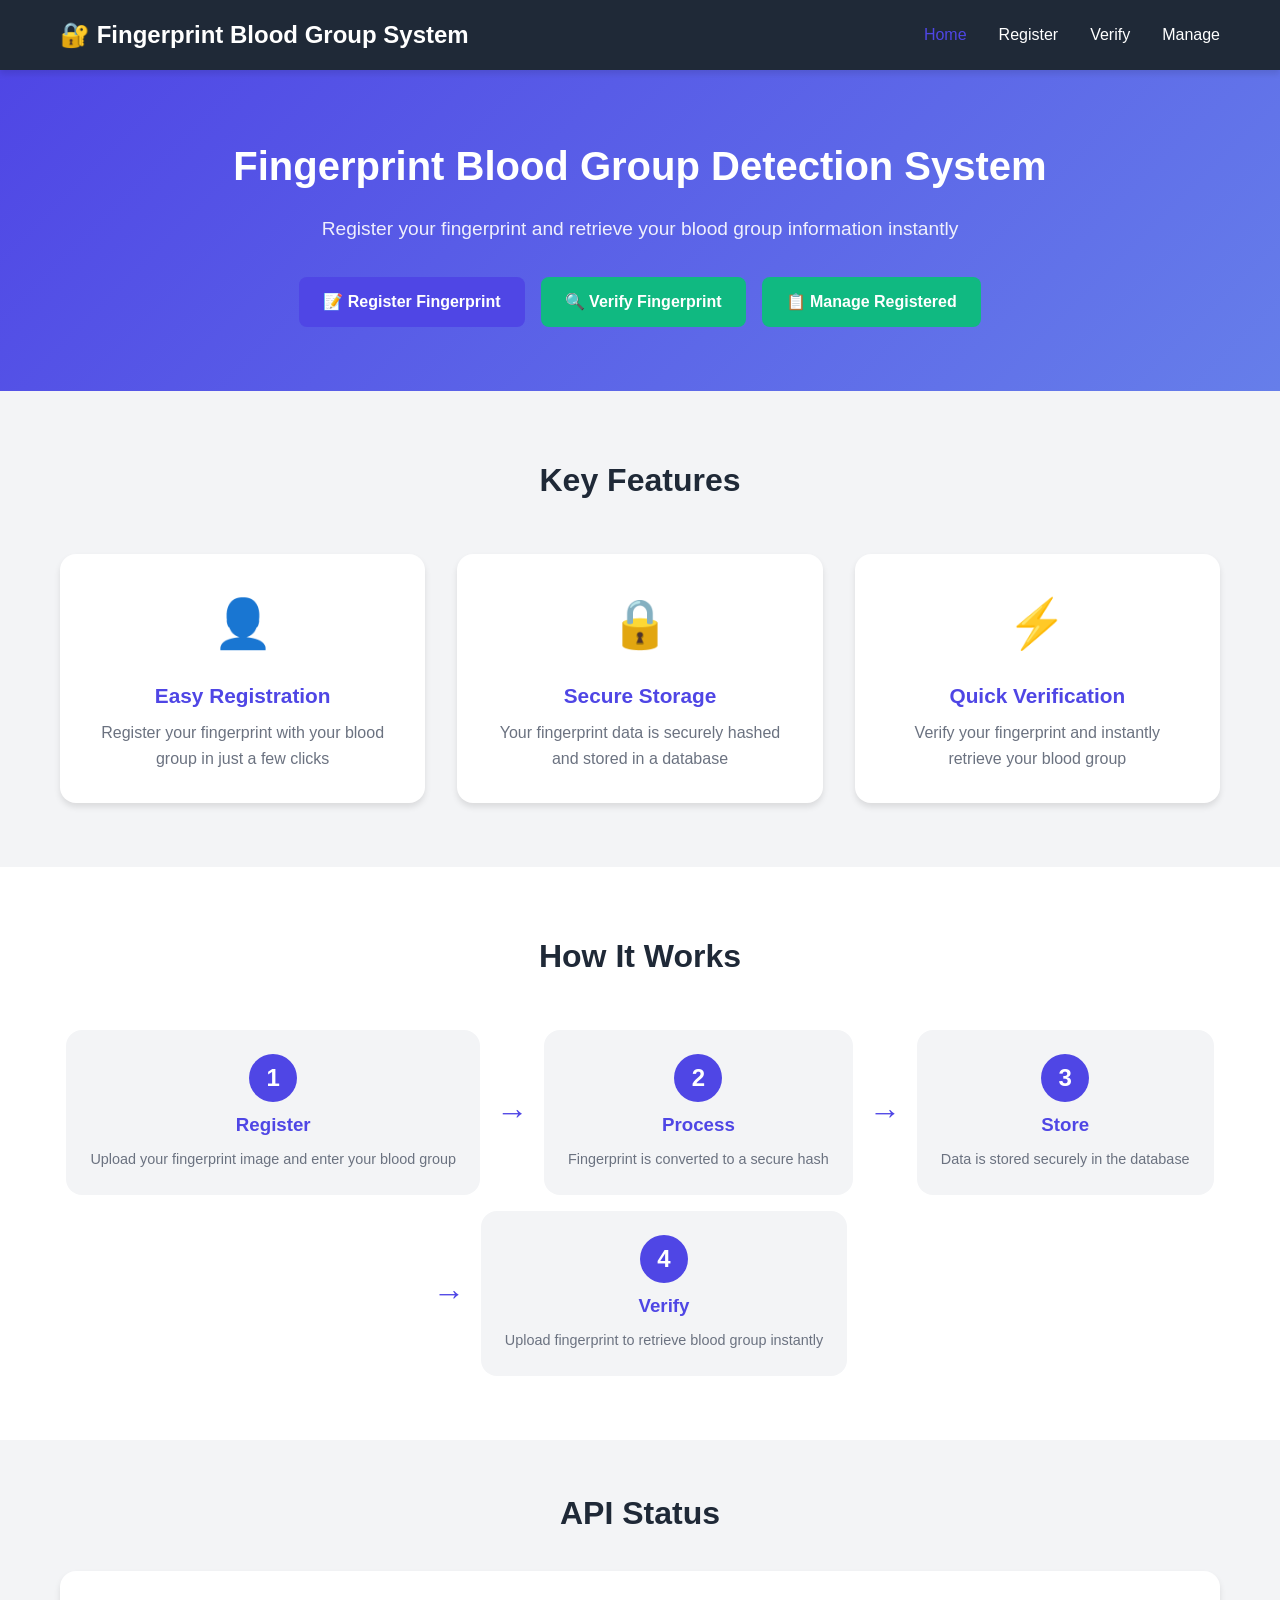
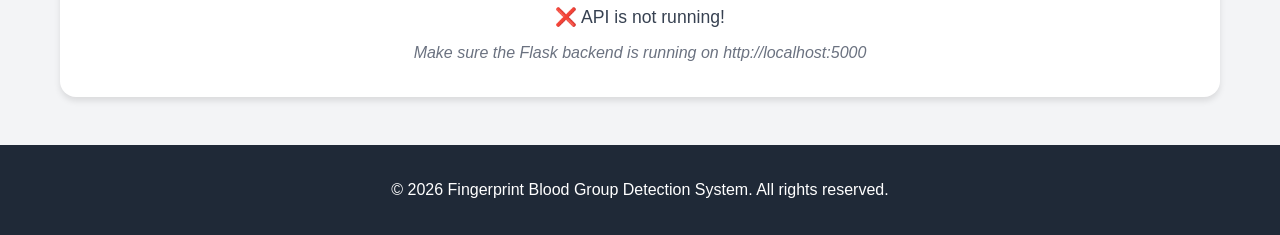
<file: frontend/index.html>
<!DOCTYPE html>
<html lang="en">
<head>
    <meta charset="UTF-8">
    <meta name="viewport" content="width=device-width, initial-scale=1.0">
    <title>Blood Group Detection - Fingerprint System</title>
    <link rel="stylesheet" href="css/style.css">
</head>
<body>
    <!-- Navigation -->
    <nav class="navbar">
        <div class="container">
            <div class="logo">
                <h2>🔐 Fingerprint Blood Group System</h2>
            </div>
            <ul class="nav-menu">
                <li><a href="index.html" class="active">Home</a></li>
                <li><a href="register.html">Register</a></li>
                <li><a href="verify.html">Verify</a></li>
                <li><a href="manage.html">Manage</a></li>
            </ul>
        </div>
    </nav>

    <!-- Hero Section -->
    <section class="hero">
        <div class="container">
            <div class="hero-content">
                <h1>Fingerprint Blood Group Detection System</h1>
                <p>Register your fingerprint and retrieve your blood group information instantly</p>
                <div class="cta-buttons">
                    <a href="register.html" class="btn btn-primary">📝 Register Fingerprint</a>
                    <a href="verify.html" class="btn btn-secondary">🔍 Verify Fingerprint</a>
                    <a href="manage.html" class="btn btn-secondary">📋 Manage Registered</a>
                </div>
            </div>
        </div>
    </section>

    <!-- Features Section -->
    <section class="features">
        <div class="container">
            <h2>Key Features</h2>
            <div class="features-grid">
                <div class="feature-card">
                    <div class="feature-icon">👤</div>
                    <h3>Easy Registration</h3>
                    <p>Register your fingerprint with your blood group in just a few clicks</p>
                </div>
                <div class="feature-card">
                    <div class="feature-icon">🔒</div>
                    <h3>Secure Storage</h3>
                    <p>Your fingerprint data is securely hashed and stored in a database</p>
                </div>
                <div class="feature-card">
                    <div class="feature-icon">⚡</div>
                    <h3>Quick Verification</h3>
                    <p>Verify your fingerprint and instantly retrieve your blood group</p>
                </div>
            </div>
        </div>
    </section>

    <!-- How It Works Section -->
    <section class="how-it-works">
        <div class="container">
            <h2>How It Works</h2>
            <div class="steps">
                <div class="step">
                    <div class="step-number">1</div>
                    <h3>Register</h3>
                    <p>Upload your fingerprint image and enter your blood group</p>
                </div>
                <div class="step-arrow">→</div>
                <div class="step">
                    <div class="step-number">2</div>
                    <h3>Process</h3>
                    <p>Fingerprint is converted to a secure hash</p>
                </div>
                <div class="step-arrow">→</div>
                <div class="step">
                    <div class="step-number">3</div>
                    <h3>Store</h3>
                    <p>Data is stored securely in the database</p>
                </div>
                <div class="step-arrow">→</div>
                <div class="step">
                    <div class="step-number">4</div>
                    <h3>Verify</h3>
                    <p>Upload fingerprint to retrieve blood group instantly</p>
                </div>
            </div>
        </div>
    </section>

    <!-- API Status Section -->
    <section class="api-status">
        <div class="container">
            <h2>API Status</h2>
            <div class="status-box">
                <p id="api-status">Checking API connection...</p>
                <div id="status-detail"></div>
            </div>
        </div>
    </section>

    <!-- Footer -->
    <footer class="footer">
        <div class="container">
            <p>&copy; 2026 Fingerprint Blood Group Detection System. All rights reserved.</p>
        </div>
    </footer>

    <script src="js/script.js"></script>
    <script>
        // Check API status on page load
        document.addEventListener('DOMContentLoaded', function() {
            checkAPIStatus();
        });

        function checkAPIStatus() {
            fetch('http://localhost:5000/')
                .then(response => response.json())
                .then(data => {
                    document.getElementById('api-status').textContent = '✅ API is running!';
                    document.getElementById('status-detail').textContent = data.message;
                })
                .catch(error => {
                    document.getElementById('api-status').textContent = '❌ API is not running!';
                    document.getElementById('status-detail').textContent = 'Make sure the Flask backend is running on http://localhost:5000';
                });
        }
    </script>
</body>
</html>
</file>
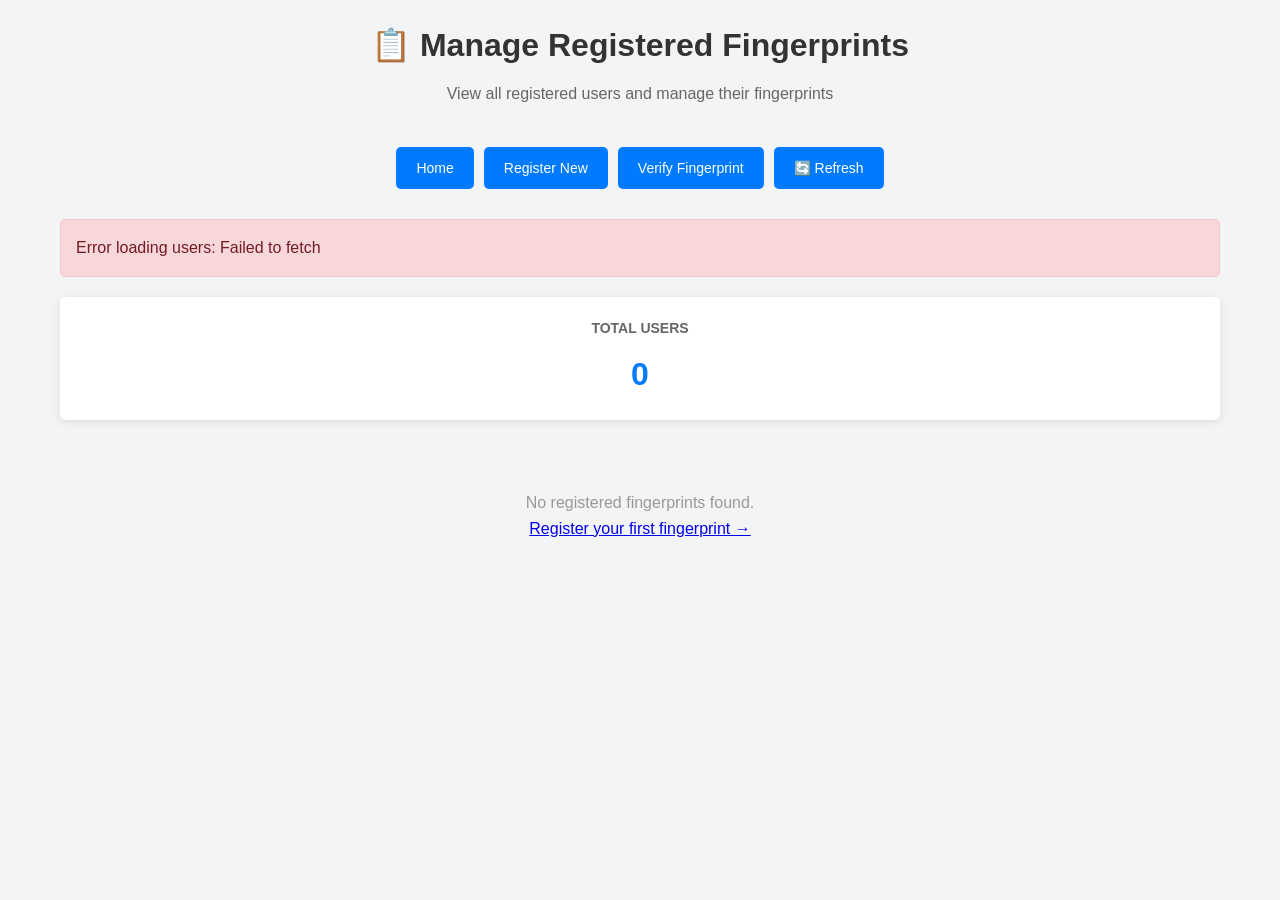
<file: frontend/manage.html>
<!DOCTYPE html>
<html lang="en">
<head>
    <meta charset="UTF-8">
    <meta name="viewport" content="width=device-width, initial-scale=1.0">
    <title>Manage Registered Fingerprints - Fingerprint Blood Group Detection</title>
    <link rel="stylesheet" href="css/style.css">
    <style>
        .container {
            max-width: 1200px;
            margin: 0 auto;
            padding: 20px;
        }

        .header {
            text-align: center;
            margin-bottom: 40px;
        }

        .header h1 {
            color: #333;
            margin-bottom: 10px;
        }

        .header p {
            color: #666;
            font-size: 16px;
        }

        .nav-buttons {
            display: flex;
            gap: 10px;
            margin-bottom: 30px;
            justify-content: center;
        }

        .nav-buttons a, .nav-buttons button {
            padding: 10px 20px;
            background-color: #007bff;
            color: white;
            text-decoration: none;
            border: none;
            border-radius: 5px;
            cursor: pointer;
            font-size: 14px;
            transition: background-color 0.3s;
        }

        .nav-buttons a:hover, .nav-buttons button:hover {
            background-color: #0056b3;
        }

        .nav-buttons button.active {
            background-color: #28a745;
        }

        .users-table {
            width: 100%;
            border-collapse: collapse;
            margin-top: 20px;
            background-color: white;
            box-shadow: 0 2px 10px rgba(0, 0, 0, 0.1);
            border-radius: 5px;
            overflow: hidden;
        }

        .users-table thead {
            background-color: #007bff;
            color: white;
        }

        .users-table th {
            padding: 15px;
            text-align: left;
            font-weight: 600;
        }

        .users-table td {
            padding: 15px;
            border-bottom: 1px solid #ddd;
        }

        .users-table tbody tr:hover {
            background-color: #f5f5f5;
        }

        .users-table tbody tr:last-child td {
            border-bottom: none;
        }

        .action-buttons {
            display: flex;
            gap: 10px;
        }

        .delete-btn {
            background-color: #dc3545;
            color: white;
            padding: 8px 15px;
            border: none;
            border-radius: 5px;
            cursor: pointer;
            font-size: 14px;
            transition: background-color 0.3s;
        }

        .delete-btn:hover {
            background-color: #c82333;
        }

        .delete-btn:disabled {
            background-color: #ccc;
            cursor: not-allowed;
        }

        .status-message {
            padding: 15px;
            margin-bottom: 20px;
            border-radius: 5px;
            display: none;
        }

        .status-message.success {
            background-color: #d4edda;
            color: #155724;
            border: 1px solid #c3e6cb;
            display: block;
        }

        .status-message.error {
            background-color: #f8d7da;
            color: #721c24;
            border: 1px solid #f5c6cb;
            display: block;
        }

        .status-message.info {
            background-color: #d1ecf1;
            color: #0c5460;
            border: 1px solid #bee5eb;
            display: block;
        }

        .loading {
            text-align: center;
            padding: 20px;
            color: #666;
        }

        .empty-state {
            text-align: center;
            padding: 40px;
            color: #999;
        }

        .empty-state svg {
            width: 100px;
            height: 100px;
            margin-bottom: 20px;
            opacity: 0.5;
        }

        .stats {
            display: grid;
            grid-template-columns: repeat(auto-fit, minmax(200px, 1fr));
            gap: 20px;
            margin-bottom: 30px;
        }

        .stat-card {
            background: white;
            padding: 20px;
            border-radius: 5px;
            box-shadow: 0 2px 10px rgba(0, 0, 0, 0.1);
            text-align: center;
        }

        .stat-card h3 {
            color: #666;
            margin: 0 0 10px 0;
            font-size: 14px;
            text-transform: uppercase;
        }

        .stat-card .number {
            font-size: 32px;
            font-weight: bold;
            color: #007bff;
        }

        .refresh-btn {
            background-color: #17a2b8;
            color: white;
            padding: 10px 20px;
            border: none;
            border-radius: 5px;
            cursor: pointer;
            font-size: 14px;
            transition: background-color 0.3s;
        }

        .refresh-btn:hover {
            background-color: #138496;
        }

        .modal {
            display: none;
            position: fixed;
            z-index: 1;
            left: 0;
            top: 0;
            width: 100%;
            height: 100%;
            background-color: rgba(0, 0, 0, 0.4);
        }

        .modal-content {
            background-color: #fefefe;
            margin: 10% auto;
            padding: 20px;
            border: 1px solid #888;
            border-radius: 5px;
            width: 400px;
            box-shadow: 0 4px 8px 0 rgba(0, 0, 0, 0.2);
        }

        .modal-content h2 {
            color: #333;
            margin-top: 0;
        }

        .modal-content p {
            color: #666;
            margin-bottom: 20px;
        }

        .modal-buttons {
            display: flex;
            gap: 10px;
            justify-content: flex-end;
        }

        .modal-buttons button {
            padding: 10px 20px;
            border: none;
            border-radius: 5px;
            cursor: pointer;
            font-size: 14px;
            transition: background-color 0.3s;
        }

        .confirm-btn {
            background-color: #dc3545;
            color: white;
        }

        .confirm-btn:hover {
            background-color: #c82333;
        }

        .cancel-btn {
            background-color: #6c757d;
            color: white;
        }

        .cancel-btn:hover {
            background-color: #5a6268;
        }
    </style>
</head>
<body>
    <script src="js/config.js"></script>
    <div class="container">
        <div class="header">
            <h1>📋 Manage Registered Fingerprints</h1>
            <p>View all registered users and manage their fingerprints</p>
        </div>

        <div class="nav-buttons">
            <a href="index.html">Home</a>
            <a href="register.html">Register New</a>
            <a href="verify.html">Verify Fingerprint</a>
            <button class="refresh-btn" onclick="loadUsers()">🔄 Refresh</button>
        </div>

        <div id="statusMessage" class="status-message"></div>

        <div class="stats">
            <div class="stat-card">
                <h3>Total Users</h3>
                <div class="number" id="totalUsers">0</div>
            </div>
        </div>

        <div id="loadingMessage" class="loading" style="display: none;">
            Loading registered fingerprints...
        </div>

        <div id="tableContainer" style="display: none;">
            <table class="users-table">
                <thead>
                    <tr>
                        <th>ID</th>
                        <th>Name</th>
                        <th>Blood Group</th>
                        <th>Registered At</th>
                        <th>Actions</th>
                    </tr>
                </thead>
                <tbody id="usersTableBody">
                </tbody>
            </table>
        </div>

        <div id="emptyState" class="empty-state" style="display: none;">
            <p>No registered fingerprints found.</p>
            <p><a href="register.html">Register your first fingerprint →</a></p>
        </div>
    </div>

    <!-- Delete Confirmation Modal -->
    <div id="deleteModal" class="modal">
        <div class="modal-content">
            <h2>Confirm Delete</h2>
            <p>Are you sure you want to delete <strong id="deleteUserName"></strong>'s fingerprint record? This action cannot be undone.</p>
            <div class="modal-buttons">
                <button class="cancel-btn" onclick="closeDeleteModal()">Cancel</button>
                <button class="confirm-btn" onclick="confirmDelete()">Delete</button>
            </div>
        </div>
    </div>

    <script>
        let userToDelete = null;

        function showStatus(message, type = 'info') {
            const statusMessage = document.getElementById('statusMessage');
            statusMessage.textContent = message;
            statusMessage.className = `status-message ${type}`;
            
            setTimeout(() => {
                statusMessage.className = 'status-message';
            }, 5000);
        }

        function loadUsers() {
            const loadingMessage = document.getElementById('loadingMessage');
            const tableContainer = document.getElementById('tableContainer');
            const emptyState = document.getElementById('emptyState');

            loadingMessage.style.display = 'block';
            tableContainer.style.display = 'none';
            emptyState.style.display = 'none';

            fetch(`${API_BASE_URL}/api/users`)
                .then(response => {
                    if (!response.ok) {
                        throw new Error('Failed to load users');
                    }
                    return response.json();
                })
                .then(data => {
                    loadingMessage.style.display = 'none';

                    if (data.status === 'success' && data.users.length > 0) {
                        displayUsers(data.users);
                        tableContainer.style.display = 'table';
                        document.getElementById('totalUsers').textContent = data.total_users;
                    } else {
                        emptyState.style.display = 'block';
                        document.getElementById('totalUsers').textContent = '0';
                    }
                })
                .catch(error => {
                    loadingMessage.style.display = 'none';
                    emptyState.style.display = 'block';
                    showStatus('Error loading users: ' + error.message, 'error');
                    console.error('Error:', error);
                });
        }

        function displayUsers(users) {
            const usersTableBody = document.getElementById('usersTableBody');
            usersTableBody.innerHTML = '';

            users.forEach(user => {
                const row = document.createElement('tr');
                const registeredAt = new Date(user.registered_at).toLocaleString();

                row.innerHTML = `
                    <td>${user.id}</td>
                    <td>${user.name}</td>
                    <td><strong>${user.blood_group}</strong></td>
                    <td>${registeredAt}</td>
                    <td>
                        <div class="action-buttons">
                            <button class="delete-btn" onclick="openDeleteModal(${user.id}, '${user.name}')">Delete</button>
                        </div>
                    </td>
                `;
                usersTableBody.appendChild(row);
            });
        }

        function openDeleteModal(userId, userName) {
            userToDelete = userId;
            document.getElementById('deleteUserName').textContent = userName;
            document.getElementById('deleteModal').style.display = 'block';
        }

        function closeDeleteModal() {
            document.getElementById('deleteModal').style.display = 'none';
            userToDelete = null;
        }

        function confirmDelete() {
            if (userToDelete === null) return;

            const deleteBtn = event.target;
            deleteBtn.disabled = true;
            deleteBtn.textContent = 'Deleting...';

            fetch(`${API_BASE_URL}/api/users/${userToDelete}`, {
                method: 'DELETE',
                headers: {
                    'Content-Type': 'application/json'
                }
            })
            .then(response => response.json())
            .then(data => {
                closeDeleteModal();
                
                if (data.status === 'success') {
                    showStatus('Fingerprint deleted successfully!', 'success');
                    loadUsers();
                } else {
                    showStatus('Error: ' + data.message, 'error');
                }
            })
            .catch(error => {
                showStatus('Error deleting fingerprint: ' + error.message, 'error');
                console.error('Error:', error);
            })
            .finally(() => {
                deleteBtn.disabled = false;
                deleteBtn.textContent = 'Delete';
            });
        }

        // Close modal when clicking outside of it
        window.onclick = function(event) {
            const modal = document.getElementById('deleteModal');
            if (event.target === modal) {
                closeDeleteModal();
            }
        }

        // Load users on page load
        document.addEventListener('DOMContentLoaded', loadUsers);
    </script>
</body>
</html>
</file>
<file: frontend/css/style.css>
/* ==================== Global Styles ==================== */

* {
    margin: 0;
    padding: 0;
    box-sizing: border-box;
}

:root {
    --primary-color: #4f46e5;
    --secondary-color: #10b981;
    --danger-color: #ef4444;
    --warning-color: #f59e0b;
    --dark-color: #1f2937;
    --light-color: #f3f4f6;
    --text-color: #374151;
    --border-color: #d1d5db;
    --shadow: 0 4px 6px rgba(0, 0, 0, 0.1);
    --shadow-lg: 0 10px 25px rgba(0, 0, 0, 0.15);
}

body {
    font-family: 'Segoe UI', Tahoma, Geneva, Verdana, sans-serif;
    line-height: 1.6;
    color: var(--text-color);
    background-color: var(--light-color);
}

.container {
    max-width: 1200px;
    margin: 0 auto;
    padding: 0 20px;
}

/* ==================== Navigation ==================== */

.navbar {
    background-color: var(--dark-color);
    color: white;
    padding: 1rem 0;
    box-shadow: var(--shadow);
    position: sticky;
    top: 0;
    z-index: 100;
}

.navbar .container {
    display: flex;
    justify-content: space-between;
    align-items: center;
}

.logo h2 {
    font-size: 1.5rem;
    font-weight: 600;
}

.nav-menu {
    display: flex;
    list-style: none;
    gap: 2rem;
}

.nav-menu a {
    color: white;
    text-decoration: none;
    font-weight: 500;
    transition: color 0.3s ease;
}

.nav-menu a:hover,
.nav-menu a.active {
    color: var(--primary-color);
}

/* ==================== Hero Section ==================== */

.hero {
    background: linear-gradient(135deg, var(--primary-color) 0%, #667eea 100%);
    color: white;
    padding: 4rem 0;
    text-align: center;
}

.hero-content h1 {
    font-size: 2.5rem;
    margin-bottom: 1rem;
    font-weight: 700;
}

.hero-content p {
    font-size: 1.2rem;
    margin-bottom: 2rem;
    opacity: 0.9;
}

.cta-buttons {
    display: flex;
    gap: 1rem;
    justify-content: center;
    flex-wrap: wrap;
}

/* ==================== Buttons ==================== */

.btn {
    padding: 0.75rem 1.5rem;
    border: none;
    border-radius: 0.5rem;
    font-size: 1rem;
    font-weight: 600;
    cursor: pointer;
    text-decoration: none;
    transition: all 0.3s ease;
    display: inline-block;
}

.btn-primary {
    background-color: var(--primary-color);
    color: white;
}

.btn-primary:hover {
    background-color: #4338ca;
    transform: translateY(-2px);
    box-shadow: var(--shadow-lg);
}

.btn-secondary {
    background-color: var(--secondary-color);
    color: white;
}

.btn-secondary:hover {
    background-color: #059669;
    transform: translateY(-2px);
    box-shadow: var(--shadow-lg);
}

.btn-block {
    width: 100%;
}

.btn:disabled {
    opacity: 0.6;
    cursor: not-allowed;
    transform: none;
}

.btn-remove {
    background-color: var(--danger-color);
    color: white;
    border: none;
    border-radius: 50%;
    width: 2rem;
    height: 2rem;
    font-size: 1.2rem;
    cursor: pointer;
    display: flex;
    align-items: center;
    justify-content: center;
    position: absolute;
    top: -10px;
    right: -10px;
    transition: background-color 0.3s ease;
}

.btn-remove:hover {
    background-color: #dc2626;
}

/* ==================== Features Section ==================== */

.features {
    padding: 4rem 0;
}

.features h2 {
    text-align: center;
    font-size: 2rem;
    margin-bottom: 3rem;
    color: var(--dark-color);
}

.features-grid {
    display: grid;
    grid-template-columns: repeat(auto-fit, minmax(250px, 1fr));
    gap: 2rem;
}

.feature-card {
    background-color: white;
    padding: 2rem;
    border-radius: 1rem;
    box-shadow: var(--shadow);
    text-align: center;
    transition: all 0.3s ease;
}

.feature-card:hover {
    transform: translateY(-10px);
    box-shadow: var(--shadow-lg);
}

.feature-icon {
    font-size: 3rem;
    margin-bottom: 1rem;
}

.feature-card h3 {
    font-size: 1.3rem;
    margin-bottom: 0.5rem;
    color: var(--primary-color);
}

.feature-card p {
    color: #6b7280;
}

/* ==================== How It Works Section ==================== */

.how-it-works {
    background-color: white;
    padding: 4rem 0;
}

.how-it-works h2 {
    text-align: center;
    font-size: 2rem;
    margin-bottom: 3rem;
    color: var(--dark-color);
}

.steps {
    display: flex;
    justify-content: center;
    align-items: center;
    gap: 1rem;
    flex-wrap: wrap;
}

.step {
    background-color: var(--light-color);
    padding: 1.5rem;
    border-radius: 1rem;
    text-align: center;
    min-width: 150px;
}

.step-number {
    display: flex;
    align-items: center;
    justify-content: center;
    width: 3rem;
    height: 3rem;
    background-color: var(--primary-color);
    color: white;
    border-radius: 50%;
    font-size: 1.5rem;
    font-weight: 700;
    margin: 0 auto 0.5rem;
}

.step h3 {
    color: var(--primary-color);
    margin-bottom: 0.5rem;
}

.step p {
    font-size: 0.9rem;
    color: #6b7280;
}

.step-arrow {
    font-size: 2rem;
    color: var(--primary-color);
}

/* ==================== API Status Section ==================== */

.api-status {
    padding: 3rem 0;
}

.api-status h2 {
    text-align: center;
    font-size: 2rem;
    margin-bottom: 2rem;
    color: var(--dark-color);
}

.status-box {
    background-color: white;
    padding: 2rem;
    border-radius: 1rem;
    box-shadow: var(--shadow);
    text-align: center;
}

.status-box p {
    font-size: 1.1rem;
    margin-bottom: 0.5rem;
}

#status-detail {
    color: #6b7280;
    font-style: italic;
}

/* ==================== Main Content ==================== */

.main-content {
    min-height: calc(100vh - 200px);
    padding: 3rem 0;
}

.form-container {
    background-color: white;
    padding: 2.5rem;
    border-radius: 1rem;
    box-shadow: var(--shadow-lg);
    max-width: 500px;
    margin: 0 auto;
}

.form-container h1 {
    text-align: center;
    color: var(--dark-color);
    margin-bottom: 0.5rem;
}

.subtitle {
    text-align: center;
    color: #6b7280;
    margin-bottom: 2rem;
    font-size: 0.95rem;
}

/* ==================== Form Styles ==================== */

.form {
    display: flex;
    flex-direction: column;
    gap: 1.5rem;
}

.form-group {
    display: flex;
    flex-direction: column;
}

.form-group label {
    font-weight: 600;
    margin-bottom: 0.5rem;
    color: var(--dark-color);
}

.form-group input[type="text"],
.form-group input[type="email"],
.form-group select {
    padding: 0.75rem;
    border: 1px solid var(--border-color);
    border-radius: 0.5rem;
    font-size: 1rem;
    transition: border-color 0.3s ease, box-shadow 0.3s ease;
}

.form-group input[type="text"]:focus,
.form-group input[type="email"]:focus,
.form-group select:focus {
    outline: none;
    border-color: var(--primary-color);
    box-shadow: 0 0 0 3px rgba(79, 70, 229, 0.1);
}

/* ==================== File Upload ==================== */

.file-upload {
    border: 2px dashed var(--border-color);
    border-radius: 0.5rem;
    padding: 2rem;
    text-align: center;
    cursor: pointer;
    transition: all 0.3s ease;
    position: relative;
}

.file-upload:hover {
    border-color: var(--primary-color);
    background-color: rgba(79, 70, 229, 0.05);
}

.file-upload input[type="file"] {
    position: absolute;
    opacity: 0;
    width: 100%;
    height: 100%;
    cursor: pointer;
}

.file-label {
    pointer-events: none;
    display: block;
    color: var(--text-color);
    font-weight: 500;
}

.file-upload:hover .file-label {
    color: var(--primary-color);
}

/* ==================== Image Preview ==================== */

.image-preview {
    position: relative;
    display: inline-block;
    width: 100%;
    margin-top: 1rem;
}

.image-preview img {
    width: 100%;
    height: auto;
    max-height: 300px;
    border-radius: 0.5rem;
    border: 2px solid var(--primary-color);
}

.image-preview.hidden {
    display: none;
}

/* ==================== Messages ==================== */

.message {
    padding: 1rem;
    border-radius: 0.5rem;
    display: flex;
    align-items: center;
    gap: 0.5rem;
    margin-top: 1rem;
}

.message.success {
    background-color: #d1fae5;
    color: #065f46;
    border: 1px solid #6ee7b7;
}

.message.error {
    background-color: #fee2e2;
    color: #7f1d1d;
    border: 1px solid #fca5a5;
}

.message.hidden {
    display: none;
}

.message-icon {
    font-size: 1.3rem;
}

/* ==================== Result Cards ==================== */

.result-card {
    margin-top: 2rem;
    padding: 2rem;
    border-radius: 1rem;
    border: 2px solid;
}

.result-card.success {
    background-color: #d1fae5;
    border-color: #10b981;
}

.result-card.error {
    background-color: #fee2e2;
    border-color: #ef4444;
}

.result-card.loading {
    background-color: #dbeafe;
    border-color: #3b82f6;
    text-align: center;
}

.result-card.hidden {
    display: none;
}

.result-header {
    display: flex;
    align-items: center;
    gap: 1rem;
    margin-bottom: 1.5rem;
}

.result-icon {
    font-size: 2rem;
}

.result-header h2 {
    font-size: 1.5rem;
    margin: 0;
}

.result-card.success .result-header h2 {
    color: #065f46;
}

.result-card.error .result-header h2 {
    color: #7f1d1d;
}

.result-content {
    font-size: 1.1rem;
}

.result-row {
    display: flex;
    justify-content: space-between;
    padding: 0.75rem 0;
}

.result-label {
    font-weight: 600;
}

.result-value {
    font-weight: 700;
}

.blood-group-highlight {
    background-color: rgba(0, 0, 0, 0.1);
    padding: 1rem;
    border-radius: 0.5rem;
    margin-top: 1rem;
}

.result-card.error .result-content {
    color: #7f1d1d;
}

/* ==================== Spinner ==================== */

.spinner {
    border: 4px solid rgba(0, 0, 0, 0.1);
    border-top: 4px solid var(--primary-color);
    border-radius: 50%;
    width: 2rem;
    height: 2rem;
    animation: spin 1s linear infinite;
    margin: 1rem auto;
}

@keyframes spin {
    0% {
        transform: rotate(0deg);
    }
    100% {
        transform: rotate(360deg);
    }
}

/* ==================== Error Messages ==================== */

.error-message {
    color: var(--danger-color);
    font-size: 0.85rem;
    margin-top: 0.25rem;
    display: none;
}

.error-message.show {
    display: block;
}

/* ==================== Footer ==================== */

.footer {
    background-color: var(--dark-color);
    color: white;
    text-align: center;
    padding: 2rem 0;
    margin-top: auto;
}

/* ==================== Responsive Design ==================== */

@media (max-width: 768px) {
    .hero-content h1 {
        font-size: 1.8rem;
    }

    .cta-buttons {
        flex-direction: column;
    }

    .btn {
        width: 100%;
    }

    .nav-menu {
        gap: 1rem;
        font-size: 0.9rem;
    }

    .steps {
        flex-direction: column;
        gap: 1.5rem;
    }

    .step-arrow {
        transform: rotate(90deg);
    }

    .form-container {
        padding: 1.5rem;
    }

    .result-row {
        flex-direction: column;
        gap: 0.5rem;
    }
}

@media (max-width: 480px) {
    .container {
        padding: 0 10px;
    }

    .hero-content h1 {
        font-size: 1.5rem;
    }

    .hero-content p {
        font-size: 1rem;
    }

    .logo h2 {
        font-size: 1.2rem;
    }

    .nav-menu {
        gap: 0.5rem;
    }

    .form-container {
        padding: 1rem;
    }

    .file-upload {
        padding: 1.5rem;
    }
}
</file>
